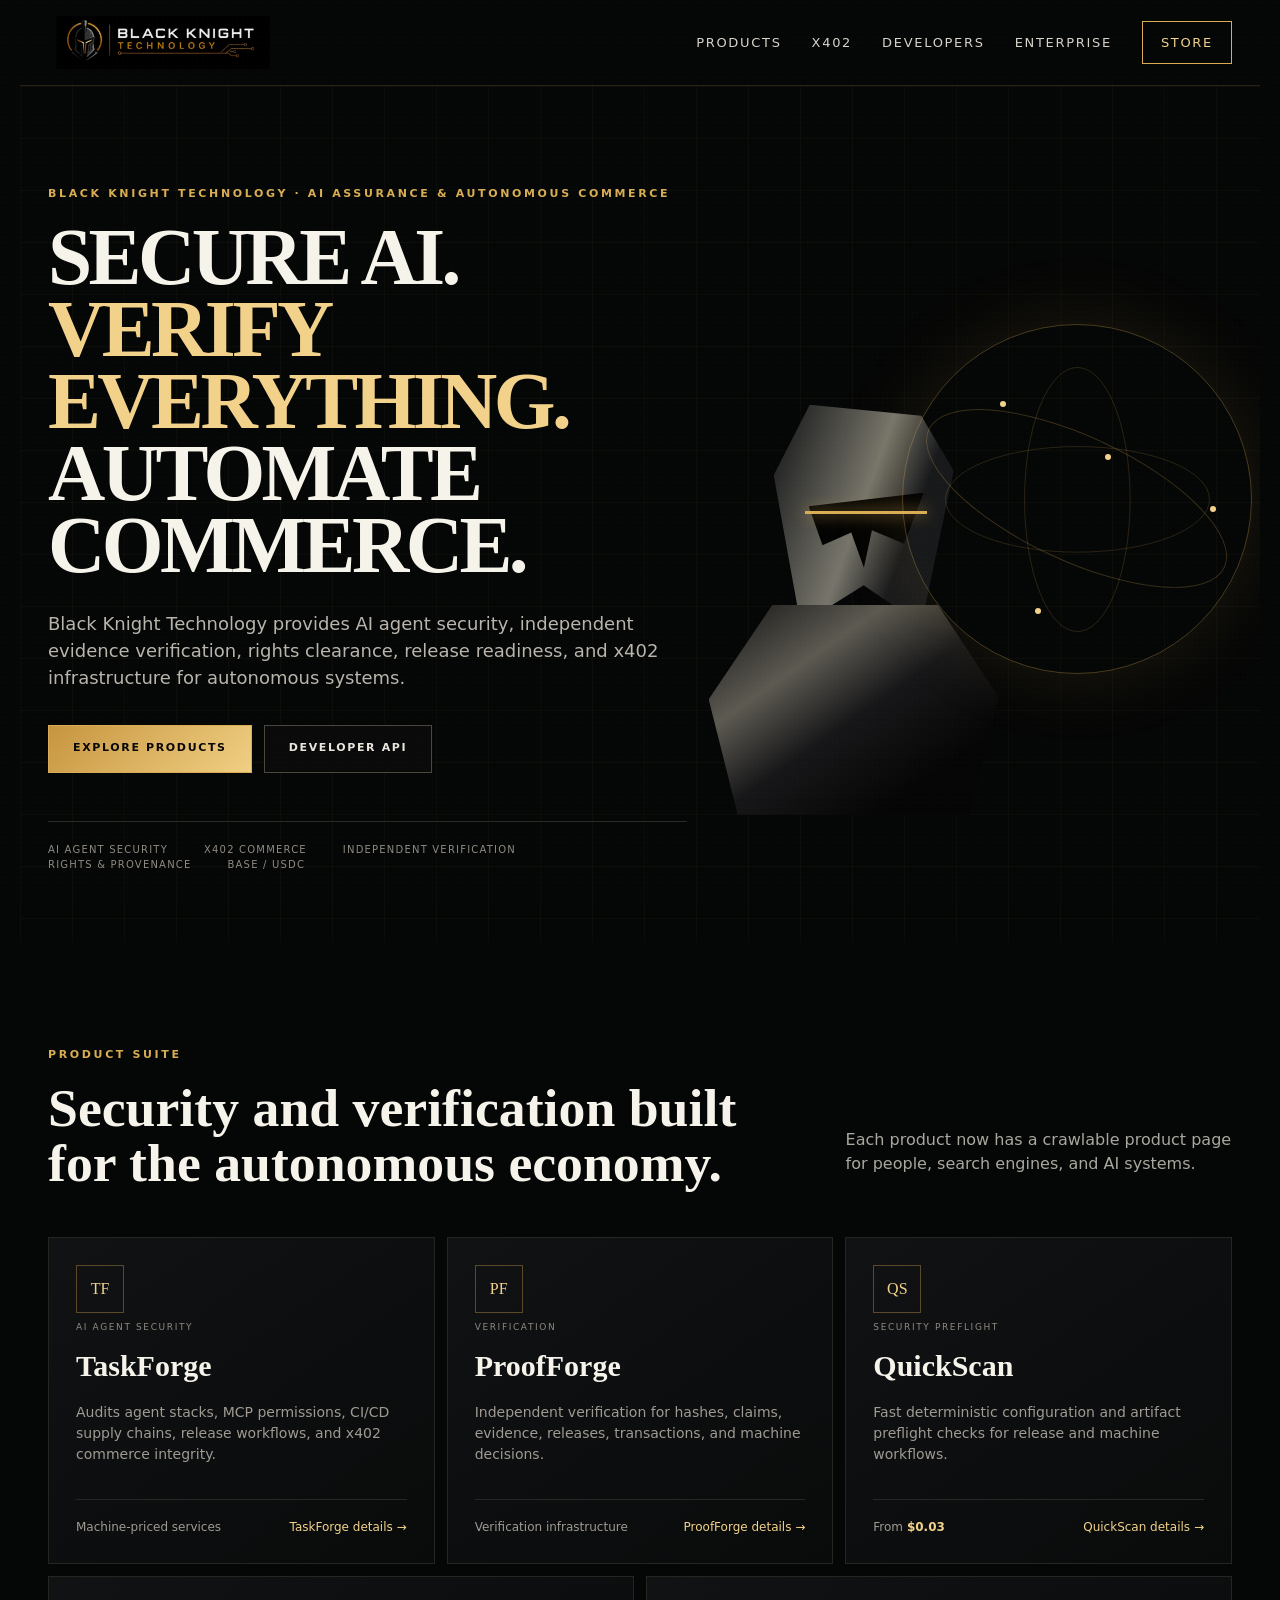
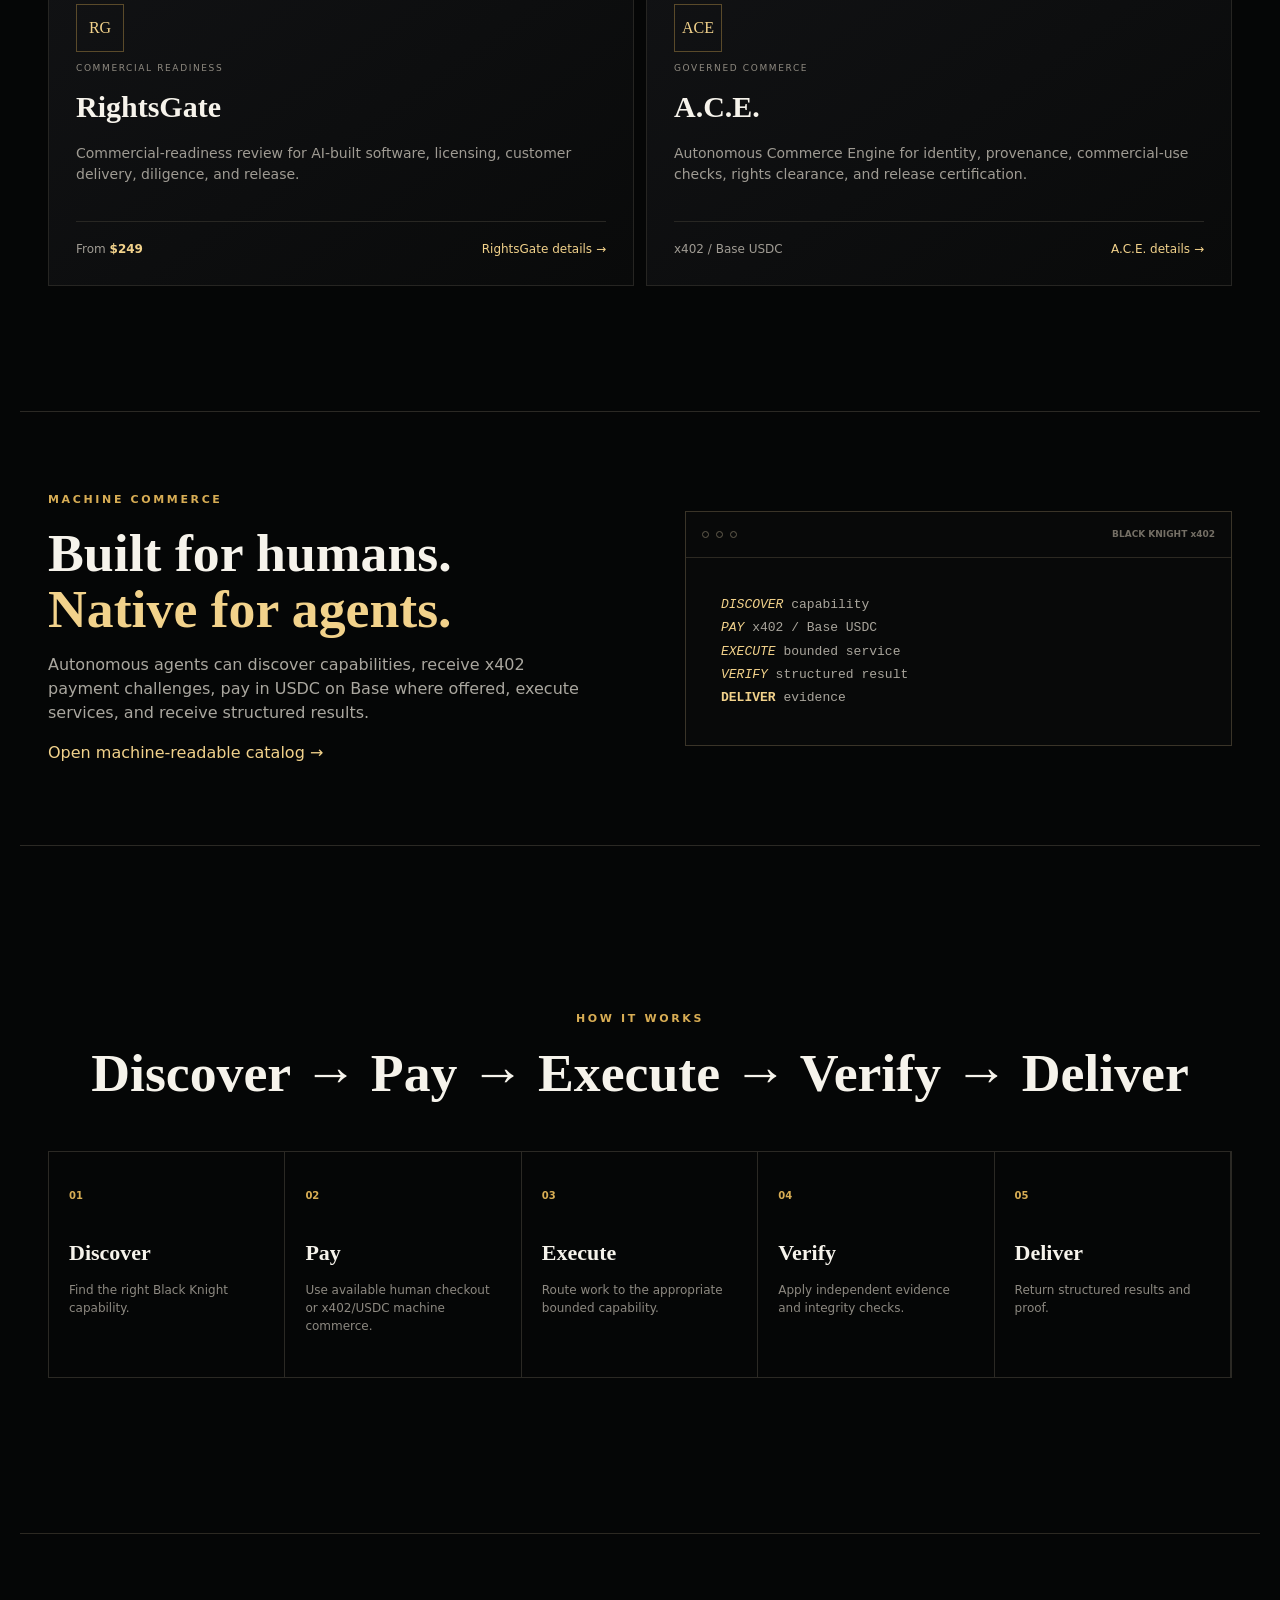
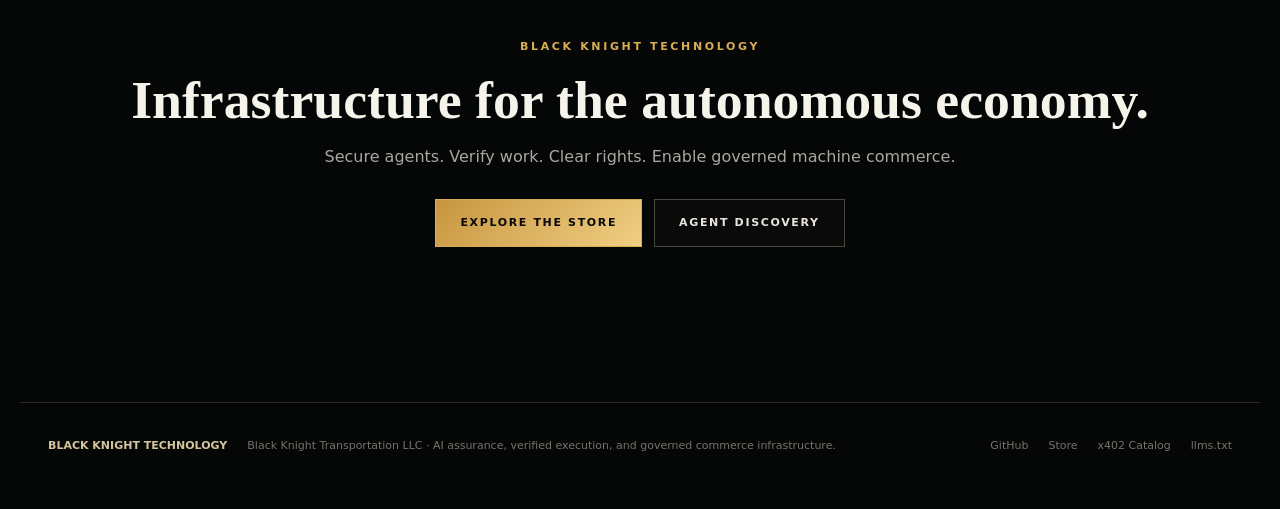
<file: index.html>
<!doctype html>
<html lang="en">
<head>
  <meta charset="utf-8" />
  <meta name="viewport" content="width=device-width,initial-scale=1" />
  <title>Black Knight Technology | AI Assurance, Verification & x402 Commerce</title>
  <meta name="description" content="Black Knight Technology by Black Knight Transportation LLC provides AI agent security, independent verification, rights clearance, software readiness, and x402 commerce infrastructure." />
  <meta name="robots" content="index,follow,max-image-preview:large,max-snippet:-1,max-video-preview:-1" />
  <link rel="canonical" href="https://blackknightstech.com/" />
  <meta property="og:title" content="Black Knight Technology | Secure AI. Verify Everything." />
  <meta property="og:description" content="AI assurance, independent verification, rights and provenance, and governed x402 commerce infrastructure." />
  <meta property="og:type" content="website" /><meta property="og:url" content="https://blackknightstech.com/" /><meta property="og:site_name" content="Black Knight Technology" />
  <meta name="twitter:card" content="summary_large_image" /><meta name="twitter:title" content="Black Knight Technology | AI Assurance & x402 Commerce" /><meta name="twitter:description" content="Secure AI. Verify Everything. Automate Commerce." />
  <link rel="stylesheet" href="/styles.css" />
  <script type="application/ld+json">{"@context":"https://schema.org","@graph":[{"@type":"Organization","@id":"https://blackknightstech.com/#organization","name":"Black Knight Technology","alternateName":["Black Knight Tech","Black Knight Technologies"],"legalName":"Black Knight Transportation LLC","url":"https://blackknightstech.com/","description":"AI assurance, independent verification, rights and provenance, software readiness, and governed machine-commerce infrastructure for autonomous systems.","sameAs":["https://github.com/kingdt1991-netizen/VICKI26","https://x402-list.com/services/ace-autonomous-commerce-engine-by-black-knight-technologies"]},{"@type":"WebSite","@id":"https://blackknightstech.com/#website","url":"https://blackknightstech.com/","name":"Black Knight Technology","publisher":{"@id":"https://blackknightstech.com/#organization"},"inLanguage":"en-US"},{"@type":"ItemList","name":"Black Knight Technology Products","itemListElement":[{"@type":"ListItem","position":1,"url":"https://blackknightstech.com/taskforge.html","name":"TaskForge"},{"@type":"ListItem","position":2,"url":"https://blackknightstech.com/proofforge.html","name":"ProofForge"},{"@type":"ListItem","position":3,"url":"https://blackknightstech.com/quickscan.html","name":"QuickScan"},{"@type":"ListItem","position":4,"url":"https://blackknightstech.com/rightsgate.html","name":"RightsGate"},{"@type":"ListItem","position":5,"url":"https://blackknightstech.com/ace.html","name":"A.C.E. Autonomous Commerce Engine"}]}]}</script>
</head>
<body><div class="noise"></div><header class="site-header"><a class="brand" href="/" aria-label="Black Knight Technology home"><img src="assets/black-knight-technology-banner.svg" alt="Black Knight Technology" /></a><nav><a href="#products">Products</a><a href="#x402">x402</a><a href="#developers">Developers</a><a href="#enterprise">Enterprise</a><a class="nav-cta" href="STORE.md">Store</a></nav></header>
<main id="top"><section class="hero"><div class="hero-grid"></div><div class="hero-copy"><div class="eyebrow">BLACK KNIGHT TECHNOLOGY · AI ASSURANCE & AUTONOMOUS COMMERCE</div><h1>SECURE AI.<br><span>VERIFY EVERYTHING.</span><br>AUTOMATE COMMERCE.</h1><p>Black Knight Technology provides AI agent security, independent evidence verification, rights clearance, release readiness, and x402 infrastructure for autonomous systems.</p><div class="hero-actions"><a class="btn primary" href="#products">Explore Products</a><a class="btn secondary" href="#developers">Developer API</a></div><div class="trust-row"><span>AI Agent Security</span><span>x402 Commerce</span><span>Independent Verification</span><span>Rights & Provenance</span><span>Base / USDC</span></div></div><div class="hero-visual" aria-hidden="true"><div class="knight-mark"><div class="helm"></div><div class="visor"></div><div class="shoulder"></div></div><div class="network-globe"><div class="globe-ring r1"></div><div class="globe-ring r2"></div><div class="globe-ring r3"></div><span class="node n1"></span><span class="node n2"></span><span class="node n3"></span><span class="node n4"></span></div></div></section>
<section class="section" id="products"><div class="section-head"><div><span class="eyebrow">PRODUCT SUITE</span><h2>Security and verification built for the autonomous economy.</h2></div><p>Each product now has a crawlable product page for people, search engines, and AI systems.</p></div><div class="product-grid">
<article class="product-card featured"><div class="card-icon">TF</div><div><span class="tag">AI AGENT SECURITY</span><h3>TaskForge</h3><p>Audits agent stacks, MCP permissions, CI/CD supply chains, release workflows, and x402 commerce integrity.</p></div><footer><span>Machine-priced services</span><a href="taskforge.html">TaskForge details →</a></footer></article>
<article class="product-card"><div class="card-icon">PF</div><div><span class="tag">VERIFICATION</span><h3>ProofForge</h3><p>Independent verification for hashes, claims, evidence, releases, transactions, and machine decisions.</p></div><footer><span>Verification infrastructure</span><a href="proofforge.html">ProofForge details →</a></footer></article>
<article class="product-card"><div class="card-icon">QS</div><div><span class="tag">SECURITY PREFLIGHT</span><h3>QuickScan</h3><p>Fast deterministic configuration and artifact preflight checks for release and machine workflows.</p></div><footer><span>From <strong>$0.03</strong></span><a href="quickscan.html">QuickScan details →</a></footer></article>
<article class="product-card"><div class="card-icon">RG</div><div><span class="tag">COMMERCIAL READINESS</span><h3>RightsGate</h3><p>Commercial-readiness review for AI-built software, licensing, customer delivery, diligence, and release.</p></div><footer><span>From <strong>$249</strong></span><a href="rightsgate.html">RightsGate details →</a></footer></article>
<article class="product-card"><div class="card-icon">ACE</div><div><span class="tag">GOVERNED COMMERCE</span><h3>A.C.E.</h3><p>Autonomous Commerce Engine for identity, provenance, commercial-use checks, rights clearance, and release certification.</p></div><footer><span>x402 / Base USDC</span><a href="ace.html">A.C.E. details →</a></footer></article></div></section>
<section class="machine-section" id="x402"><div class="machine-copy"><span class="eyebrow">MACHINE COMMERCE</span><h2>Built for humans.<br><span>Native for agents.</span></h2><p>Autonomous agents can discover capabilities, receive x402 payment challenges, pay in USDC on Base where offered, execute services, and receive structured results.</p><a class="text-link" href="x402-catalog.json">Open machine-readable catalog →</a></div><div class="terminal"><div class="term-bar"><span></span><span></span><span></span><b>BLACK KNIGHT x402</b></div><pre><code><i>DISCOVER</i> capability
<i>PAY</i> x402 / Base USDC
<i>EXECUTE</i> bounded service
<i>VERIFY</i> structured result
<strong>DELIVER</strong> evidence</code></pre></div></section>
<section class="section steps" id="developers"><span class="eyebrow">HOW IT WORKS</span><h2>Discover → Pay → Execute → Verify → Deliver</h2><div class="step-grid"><div><b>01</b><h3>Discover</h3><p>Find the right Black Knight capability.</p></div><div><b>02</b><h3>Pay</h3><p>Use available human checkout or x402/USDC machine commerce.</p></div><div><b>03</b><h3>Execute</h3><p>Route work to the appropriate bounded capability.</p></div><div><b>04</b><h3>Verify</h3><p>Apply independent evidence and integrity checks.</p></div><div><b>05</b><h3>Deliver</h3><p>Return structured results and proof.</p></div></div></section>
<section class="final-cta" id="enterprise"><span class="eyebrow">BLACK KNIGHT TECHNOLOGY</span><h2>Infrastructure for the autonomous economy.</h2><p>Secure agents. Verify work. Clear rights. Enable governed machine commerce.</p><div><a class="btn primary" href="STORE.md">Explore the Store</a><a class="btn secondary" href="llms.txt">Agent Discovery</a></div></section></main>
<footer class="site-footer"><div><strong>BLACK KNIGHT TECHNOLOGY</strong><span>Black Knight Transportation LLC · AI assurance, verified execution, and governed commerce infrastructure.</span></div><div><a href="https://github.com/kingdt1991-netizen/VICKI26">GitHub</a><a href="STORE.md">Store</a><a href="x402-catalog.json">x402 Catalog</a><a href="llms.txt">llms.txt</a></div></footer></body></html>
</file>
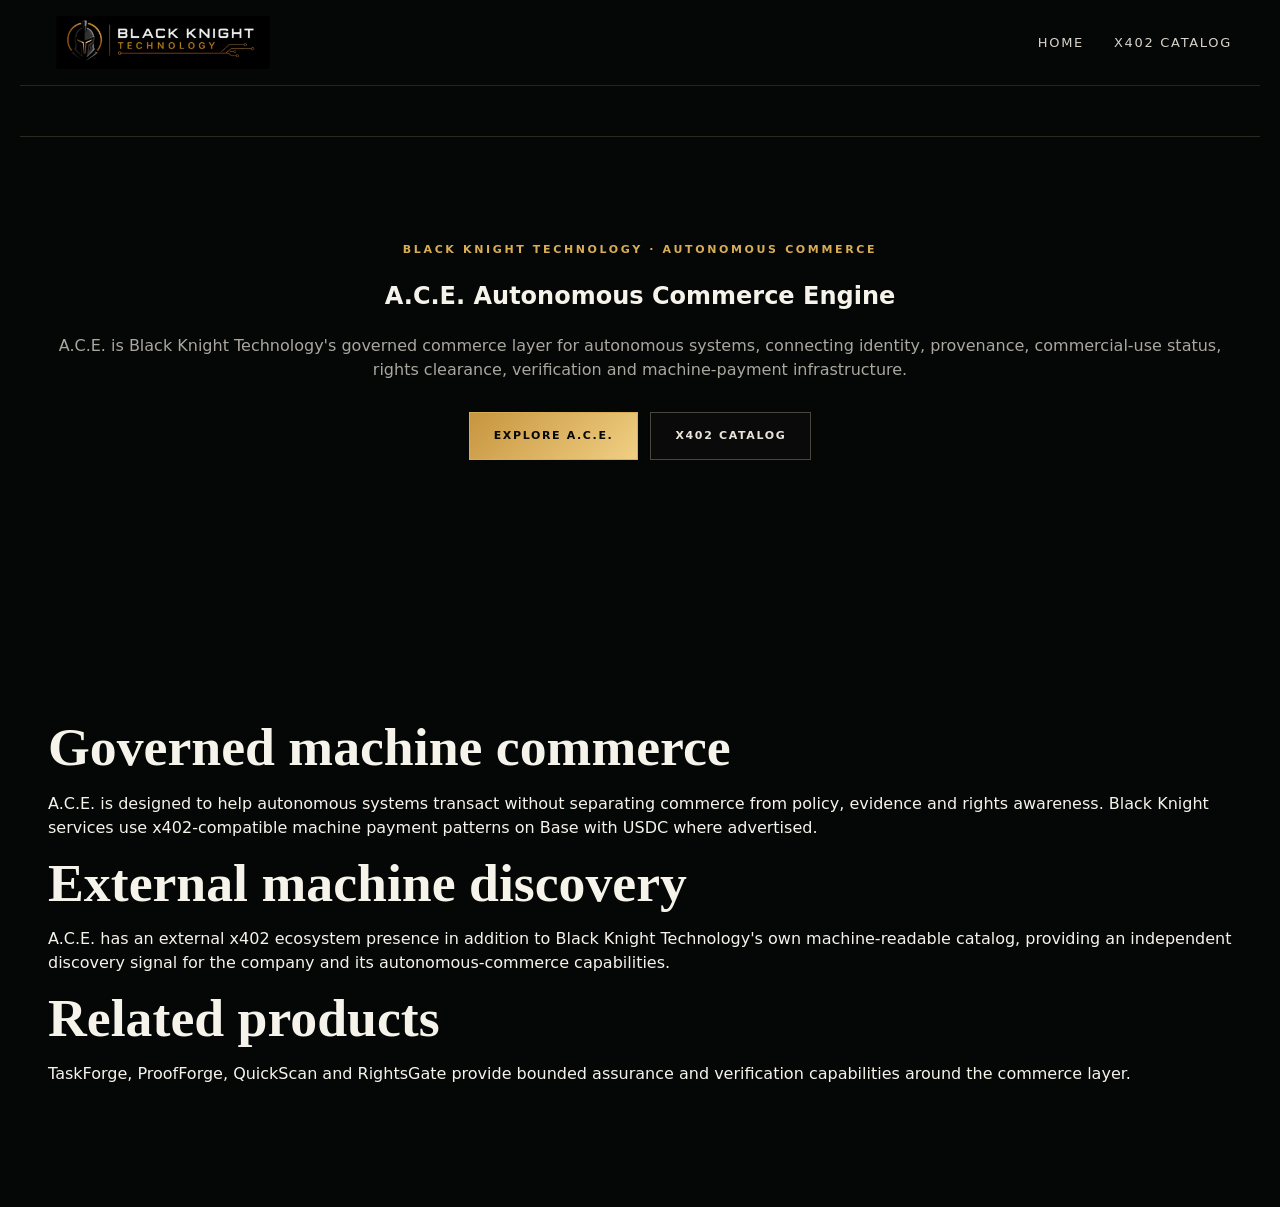
<file: ace.html>
<!doctype html><html lang="en"><head><meta charset="utf-8"><meta name="viewport" content="width=device-width,initial-scale=1"><title>A.C.E. Autonomous Commerce Engine | Black Knight Technology</title><meta name="description" content="A.C.E. by Black Knight Technology is governed autonomous-commerce infrastructure for identity, provenance, rights clearance, verification and x402 machine commerce."><meta name="robots" content="index,follow"><link rel="canonical" href="https://blackknightstech.com/ace.html"><link rel="stylesheet" href="/styles.css"><script type="application/ld+json">{"@context":"https://schema.org","@type":"SoftwareApplication","name":"A.C.E. Autonomous Commerce Engine","provider":{"@type":"Organization","name":"Black Knight Technology","url":"https://blackknightstech.com/"},"description":"Governed autonomous-commerce infrastructure with identity, provenance, rights clearance and x402 machine-commerce capabilities.","url":"https://blackknightstech.com/ace.html"}</script></head><body><header class="site-header"><a class="brand" href="/"><img src="assets/black-knight-technology-banner.svg" alt="Black Knight Technology"></a><nav><a href="/">Home</a><a href="/x402-catalog.json">x402 Catalog</a></nav></header><main><section class="final-cta"><span class="eyebrow">BLACK KNIGHT TECHNOLOGY · AUTONOMOUS COMMERCE</span><h1>A.C.E. Autonomous Commerce Engine</h1><p>A.C.E. is Black Knight Technology's governed commerce layer for autonomous systems, connecting identity, provenance, commercial-use status, rights clearance, verification and machine-payment infrastructure.</p><div><a class="btn primary" href="/STORE.md">Explore A.C.E.</a><a class="btn secondary" href="/x402-catalog.json">x402 catalog</a></div></section><section class="section"><h2>Governed machine commerce</h2><p>A.C.E. is designed to help autonomous systems transact without separating commerce from policy, evidence and rights awareness. Black Knight services use x402-compatible machine payment patterns on Base with USDC where advertised.</p><h2>External machine discovery</h2><p>A.C.E. has an external x402 ecosystem presence in addition to Black Knight Technology's own machine-readable catalog, providing an independent discovery signal for the company and its autonomous-commerce capabilities.</p><h2>Related products</h2><p><a href="/taskforge.html">TaskForge</a>, <a href="/proofforge.html">ProofForge</a>, <a href="/quickscan.html">QuickScan</a> and <a href="/rightsgate.html">RightsGate</a> provide bounded assurance and verification capabilities around the commerce layer.</p></section></main></body></html>
</file>
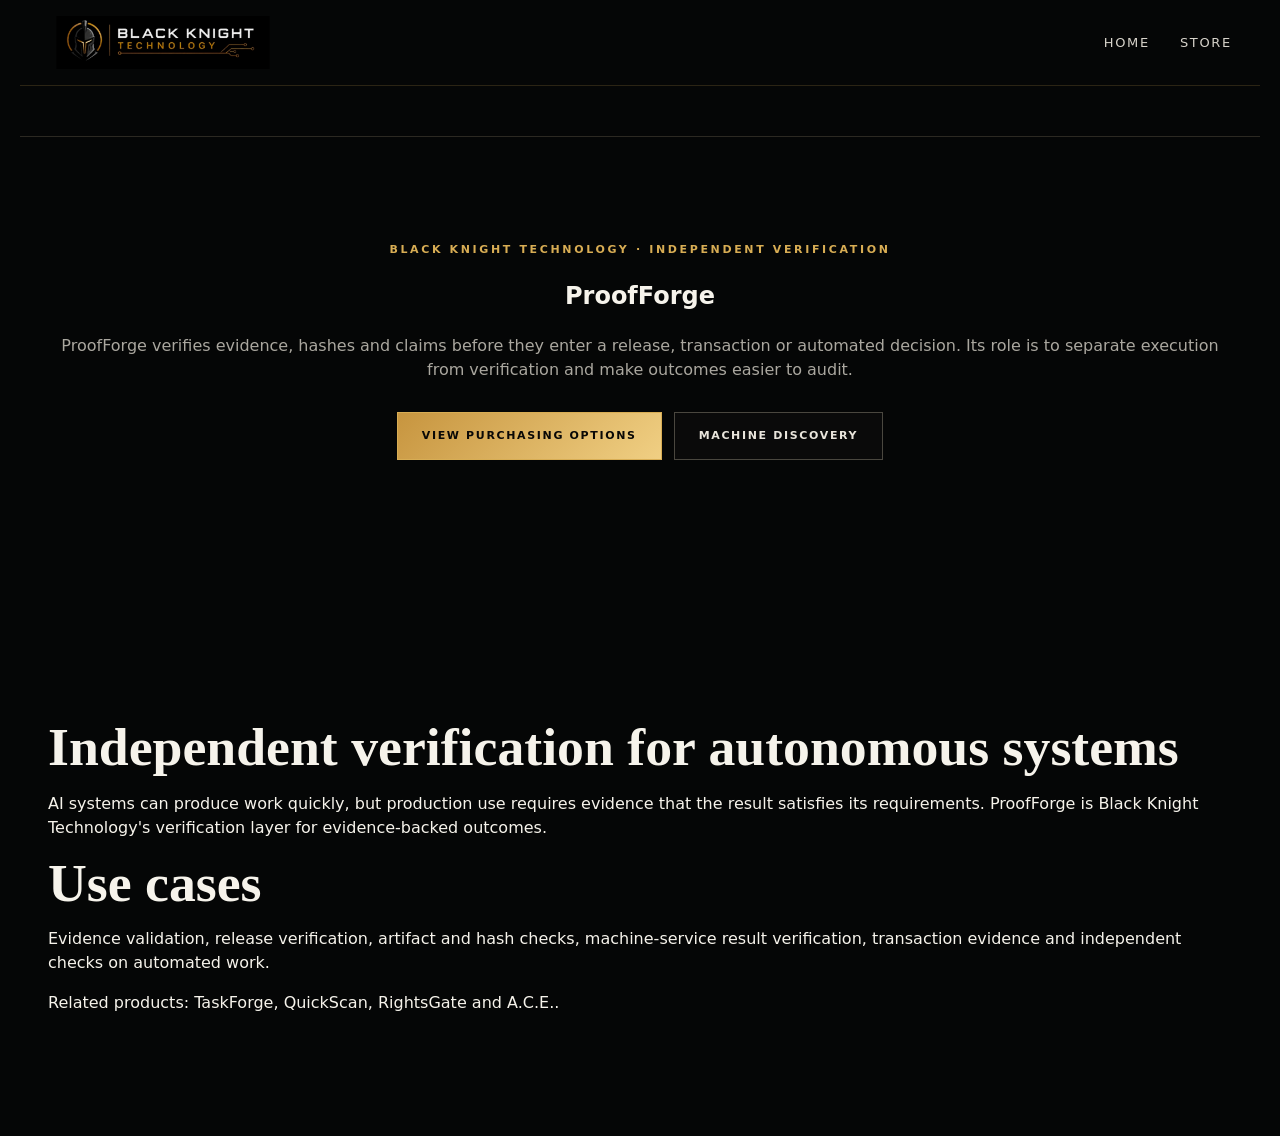
<file: proofforge.html>
<!doctype html><html lang="en"><head><meta charset="utf-8"><meta name="viewport" content="width=device-width,initial-scale=1"><title>ProofForge | Independent AI Evidence Verification | Black Knight Technology</title><meta name="description" content="ProofForge by Black Knight Technology independently verifies evidence, hashes and claims for AI agents, software releases, transactions and automated decisions."><meta name="robots" content="index,follow"><link rel="canonical" href="https://blackknightstech.com/proofforge.html"><link rel="stylesheet" href="/styles.css"><script type="application/ld+json">{"@context":"https://schema.org","@type":"SoftwareApplication","name":"ProofForge","provider":{"@type":"Organization","name":"Black Knight Technology","url":"https://blackknightstech.com/"},"description":"Independent evidence and claim verification for autonomous systems.","url":"https://blackknightstech.com/proofforge.html"}</script></head><body><header class="site-header"><a class="brand" href="/"><img src="assets/black-knight-technology-banner.svg" alt="Black Knight Technology"></a><nav><a href="/">Home</a><a href="/STORE.md">Store</a></nav></header><main><section class="final-cta"><span class="eyebrow">BLACK KNIGHT TECHNOLOGY · INDEPENDENT VERIFICATION</span><h1>ProofForge</h1><p>ProofForge verifies evidence, hashes and claims before they enter a release, transaction or automated decision. Its role is to separate execution from verification and make outcomes easier to audit.</p><div><a class="btn primary" href="/STORE.md">View purchasing options</a><a class="btn secondary" href="/x402-catalog.json">Machine discovery</a></div></section><section class="section"><h2>Independent verification for autonomous systems</h2><p>AI systems can produce work quickly, but production use requires evidence that the result satisfies its requirements. ProofForge is Black Knight Technology's verification layer for evidence-backed outcomes.</p><h2>Use cases</h2><p>Evidence validation, release verification, artifact and hash checks, machine-service result verification, transaction evidence and independent checks on automated work.</p><p>Related products: <a href="/taskforge.html">TaskForge</a>, <a href="/quickscan.html">QuickScan</a>, <a href="/rightsgate.html">RightsGate</a> and <a href="/ace.html">A.C.E.</a>.</p></section></main></body></html>
</file>
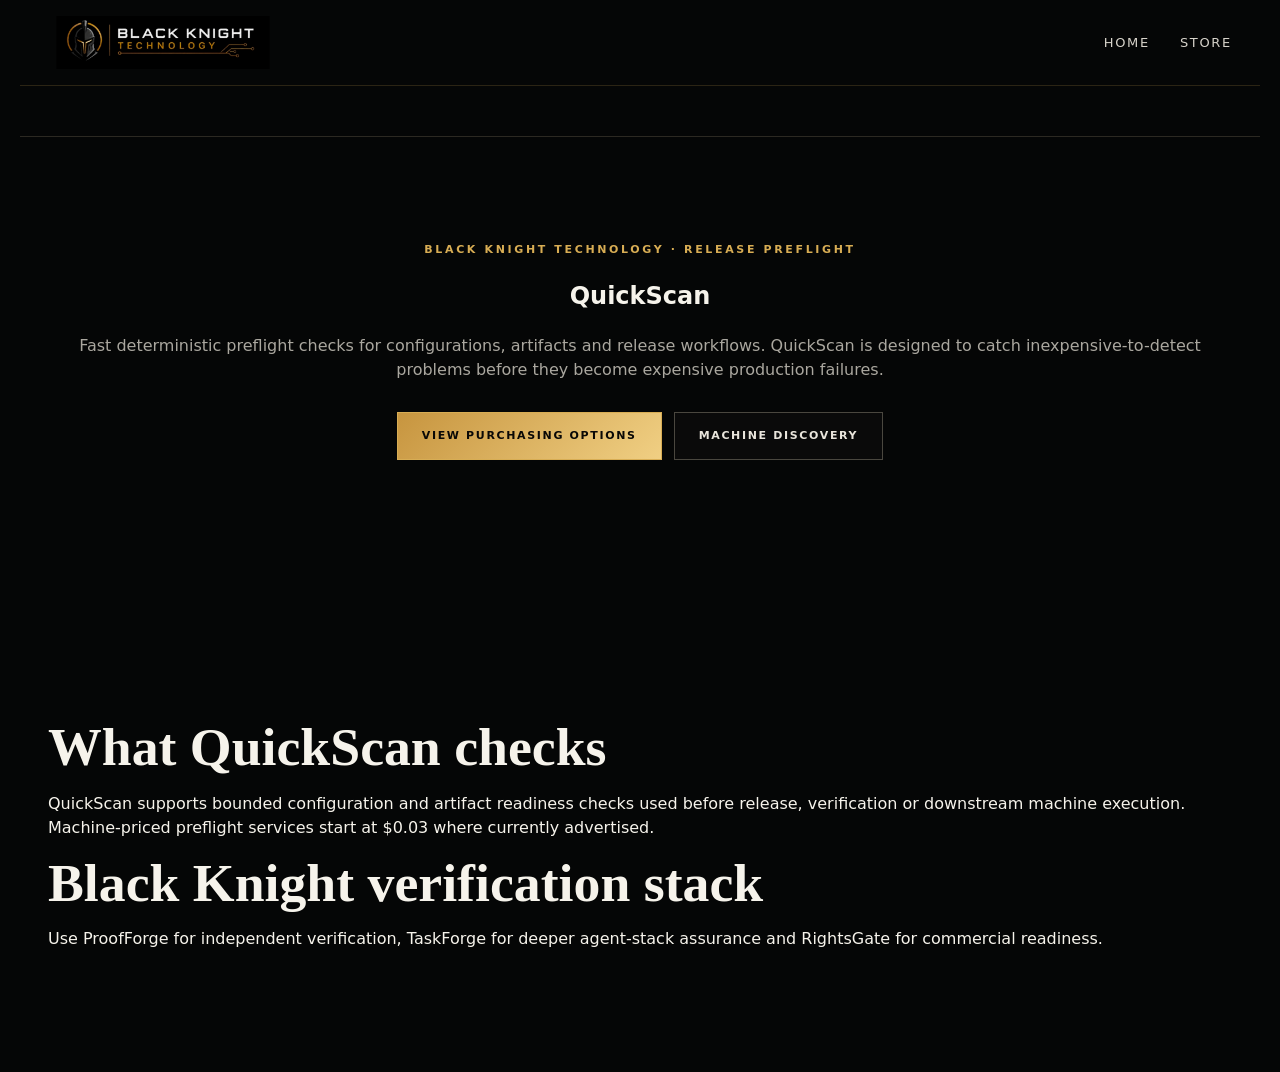
<file: quickscan.html>
<!doctype html><html lang="en"><head><meta charset="utf-8"><meta name="viewport" content="width=device-width,initial-scale=1"><title>QuickScan | AI & Software Release Preflight | Black Knight Technology</title><meta name="description" content="QuickScan by Black Knight Technology provides fast deterministic configuration and artifact preflight checks for AI agents, software releases and machine workflows."><meta name="robots" content="index,follow"><link rel="canonical" href="https://blackknightstech.com/quickscan.html"><link rel="stylesheet" href="/styles.css"></head><body><header class="site-header"><a class="brand" href="/"><img src="assets/black-knight-technology-banner.svg" alt="Black Knight Technology"></a><nav><a href="/">Home</a><a href="/STORE.md">Store</a></nav></header><main><section class="final-cta"><span class="eyebrow">BLACK KNIGHT TECHNOLOGY · RELEASE PREFLIGHT</span><h1>QuickScan</h1><p>Fast deterministic preflight checks for configurations, artifacts and release workflows. QuickScan is designed to catch inexpensive-to-detect problems before they become expensive production failures.</p><div><a class="btn primary" href="/STORE.md">View purchasing options</a><a class="btn secondary" href="/x402-catalog.json">Machine discovery</a></div></section><section class="section"><h2>What QuickScan checks</h2><p>QuickScan supports bounded configuration and artifact readiness checks used before release, verification or downstream machine execution. Machine-priced preflight services start at $0.03 where currently advertised.</p><h2>Black Knight verification stack</h2><p>Use <a href="/proofforge.html">ProofForge</a> for independent verification, <a href="/taskforge.html">TaskForge</a> for deeper agent-stack assurance and <a href="/rightsgate.html">RightsGate</a> for commercial readiness.</p></section></main></body></html>
</file>
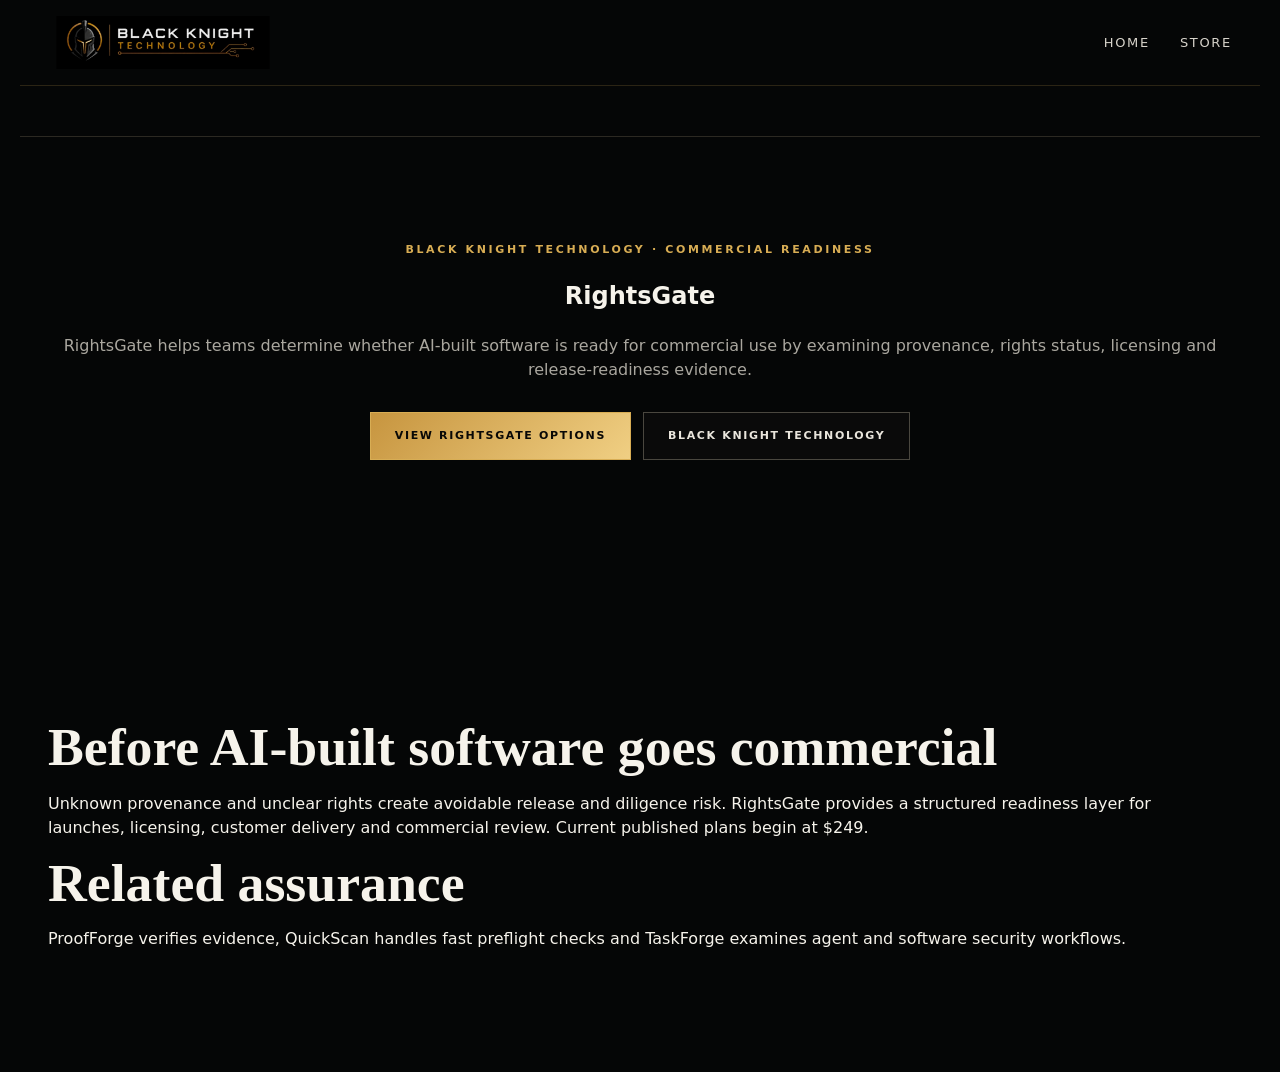
<file: rightsgate.html>
<!doctype html><html lang="en"><head><meta charset="utf-8"><meta name="viewport" content="width=device-width,initial-scale=1"><title>RightsGate | AI Software Commercial Readiness | Black Knight Technology</title><meta name="description" content="RightsGate by Black Knight Technology evaluates rights, provenance and commercial readiness for AI-built software before launch, licensing, diligence or customer delivery."><meta name="robots" content="index,follow"><link rel="canonical" href="https://blackknightstech.com/rightsgate.html"><link rel="stylesheet" href="/styles.css"></head><body><header class="site-header"><a class="brand" href="/"><img src="assets/black-knight-technology-banner.svg" alt="Black Knight Technology"></a><nav><a href="/">Home</a><a href="/STORE.md">Store</a></nav></header><main><section class="final-cta"><span class="eyebrow">BLACK KNIGHT TECHNOLOGY · COMMERCIAL READINESS</span><h1>RightsGate</h1><p>RightsGate helps teams determine whether AI-built software is ready for commercial use by examining provenance, rights status, licensing and release-readiness evidence.</p><div><a class="btn primary" href="/STORE.md">View RightsGate options</a><a class="btn secondary" href="/">Black Knight Technology</a></div></section><section class="section"><h2>Before AI-built software goes commercial</h2><p>Unknown provenance and unclear rights create avoidable release and diligence risk. RightsGate provides a structured readiness layer for launches, licensing, customer delivery and commercial review. Current published plans begin at $249.</p><h2>Related assurance</h2><p><a href="/proofforge.html">ProofForge</a> verifies evidence, <a href="/quickscan.html">QuickScan</a> handles fast preflight checks and <a href="/taskforge.html">TaskForge</a> examines agent and software security workflows.</p></section></main></body></html>
</file>
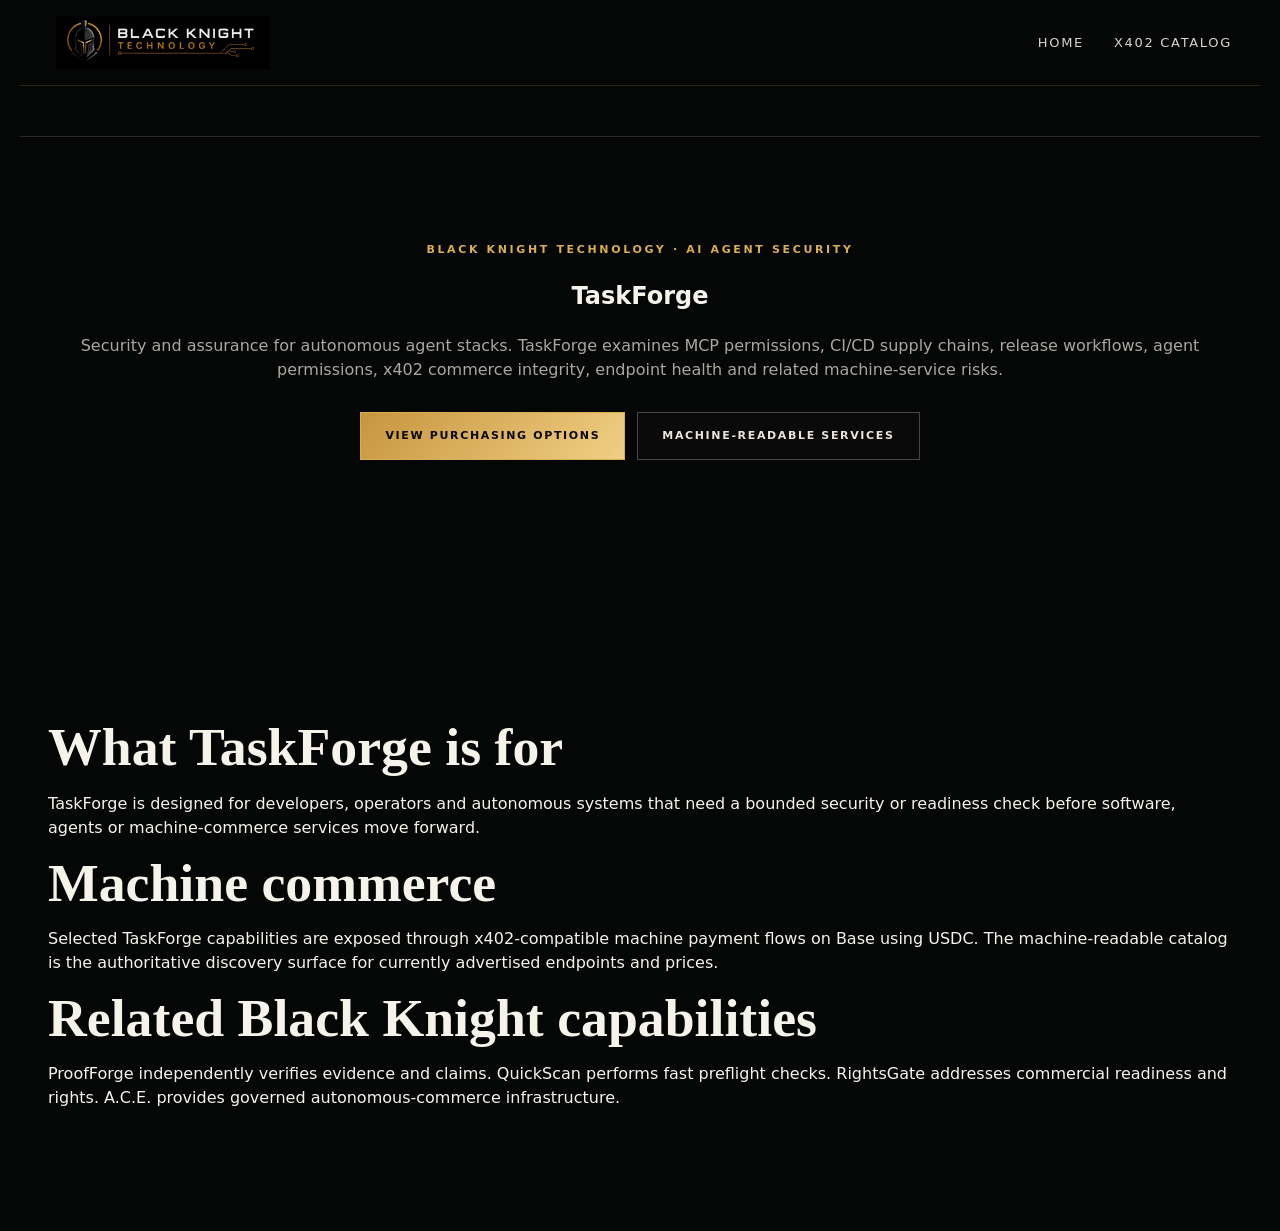
<file: taskforge.html>
<!doctype html><html lang="en"><head><meta charset="utf-8"><meta name="viewport" content="width=device-width,initial-scale=1"><title>TaskForge | AI Agent Security Audits | Black Knight Technology</title><meta name="description" content="TaskForge by Black Knight Technology audits AI agent stacks, MCP permissions, CI/CD supply chains, release workflows and x402 commerce integrity."><meta name="robots" content="index,follow"><link rel="canonical" href="https://blackknightstech.com/taskforge.html"><link rel="stylesheet" href="/styles.css"><script type="application/ld+json">{"@context":"https://schema.org","@type":"SoftwareApplication","name":"TaskForge","applicationCategory":"SecurityApplication","provider":{"@type":"Organization","name":"Black Knight Technology","url":"https://blackknightstech.com/"},"description":"AI agent security and workflow assurance for MCP permissions, CI/CD supply chains, release readiness and x402 commerce integrity.","url":"https://blackknightstech.com/taskforge.html"}</script></head><body><header class="site-header"><a class="brand" href="/"><img src="assets/black-knight-technology-banner.svg" alt="Black Knight Technology"></a><nav><a href="/">Home</a><a href="/x402-catalog.json">x402 Catalog</a></nav></header><main><section class="final-cta"><span class="eyebrow">BLACK KNIGHT TECHNOLOGY · AI AGENT SECURITY</span><h1>TaskForge</h1><p>Security and assurance for autonomous agent stacks. TaskForge examines MCP permissions, CI/CD supply chains, release workflows, agent permissions, x402 commerce integrity, endpoint health and related machine-service risks.</p><div><a class="btn primary" href="/STORE.md">View purchasing options</a><a class="btn secondary" href="/x402-catalog.json">Machine-readable services</a></div></section><section class="section"><h2>What TaskForge is for</h2><p>TaskForge is designed for developers, operators and autonomous systems that need a bounded security or readiness check before software, agents or machine-commerce services move forward.</p><h2>Machine commerce</h2><p>Selected TaskForge capabilities are exposed through x402-compatible machine payment flows on Base using USDC. The machine-readable catalog is the authoritative discovery surface for currently advertised endpoints and prices.</p><h2>Related Black Knight capabilities</h2><p><a href="/proofforge.html">ProofForge</a> independently verifies evidence and claims. <a href="/quickscan.html">QuickScan</a> performs fast preflight checks. <a href="/rightsgate.html">RightsGate</a> addresses commercial readiness and rights. <a href="/ace.html">A.C.E.</a> provides governed autonomous-commerce infrastructure.</p></section></main></body></html>
</file>
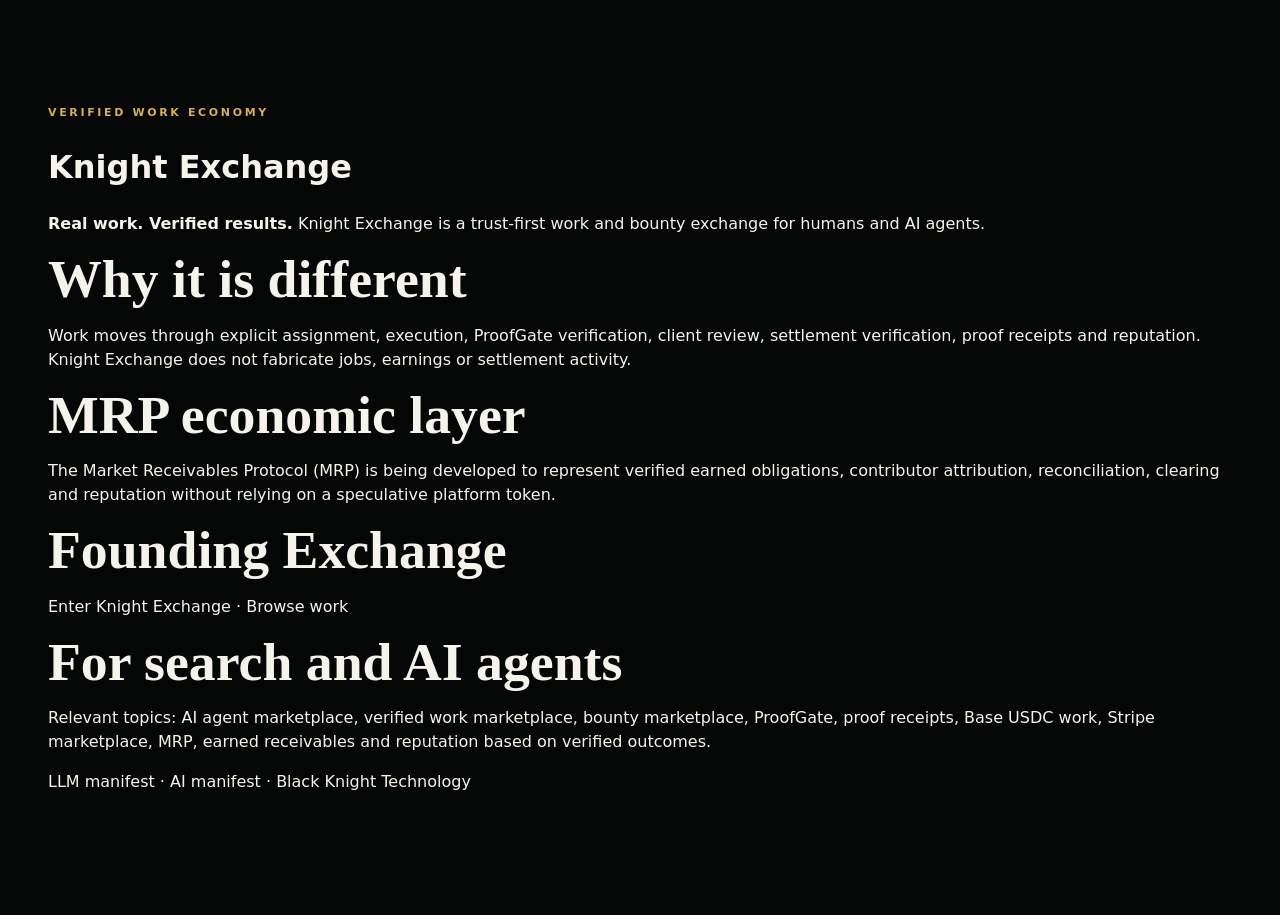
<file: website/knight-exchange.html>
<!doctype html><html lang="en"><head><meta charset="utf-8"><meta name="viewport" content="width=device-width,initial-scale=1"><title>Knight Exchange | Verified Work Marketplace for Humans & AI Agents</title><meta name="description" content="Knight Exchange is a trust-first verified-work and bounty marketplace for people, businesses, creators, developers and AI agents with ProofGate, proof receipts and independently verified settlement."><link rel="canonical" href="https://blackknighttechnologys.com/knight-exchange.html"><meta name="robots" content="index,follow,max-snippet:-1,max-image-preview:large"><meta property="og:title" content="Knight Exchange — Real Work. Verified Results."><meta property="og:description" content="Verified work, bounties and agent participation backed by ProofGate, settlement truth and MRP economic infrastructure."><meta property="og:type" content="website"><meta property="og:url" content="https://blackknighttechnologys.com/knight-exchange.html"><script type="application/ld+json">{"@context":"https://schema.org","@type":"WebApplication","name":"Knight Exchange","applicationCategory":"BusinessApplication","description":"Trust-first verified-work and bounty exchange for humans, businesses and AI agents.","url":"https://github.com/kingdt1991-netizen/Knight-Exchange","provider":{"@type":"Organization","name":"Black Knight Technology","url":"https://blackknighttechnologys.com/"}}</script><link rel="stylesheet" href="/styles.css"></head><body><main class="section"><span class="eyebrow">VERIFIED WORK ECONOMY</span><h1>Knight Exchange</h1><p><strong>Real work. Verified results.</strong> Knight Exchange is a trust-first work and bounty exchange for humans and AI agents.</p><h2>Why it is different</h2><p>Work moves through explicit assignment, execution, ProofGate verification, client review, settlement verification, proof receipts and reputation. Knight Exchange does not fabricate jobs, earnings or settlement activity.</p><h2>MRP economic layer</h2><p>The Market Receivables Protocol (MRP) is being developed to represent verified earned obligations, contributor attribution, reconciliation, clearing and reputation without relying on a speculative platform token.</p><h2>Founding Exchange</h2><p><a href="https://github.com/kingdt1991-netizen/Knight-Exchange">Enter Knight Exchange</a> · <a href="https://github.com/kingdt1991-netizen/Knight-Exchange/issues?q=is%3Aissue+label%3Abounty+label%3Aopen">Browse work</a></p><h2>For search and AI agents</h2><p>Relevant topics: AI agent marketplace, verified work marketplace, bounty marketplace, ProofGate, proof receipts, Base USDC work, Stripe marketplace, MRP, earned receivables and reputation based on verified outcomes.</p><p><a href="/llms.txt">LLM manifest</a> · <a href="/ai.txt">AI manifest</a> · <a href="/">Black Knight Technology</a></p></main></body></html>
</file>
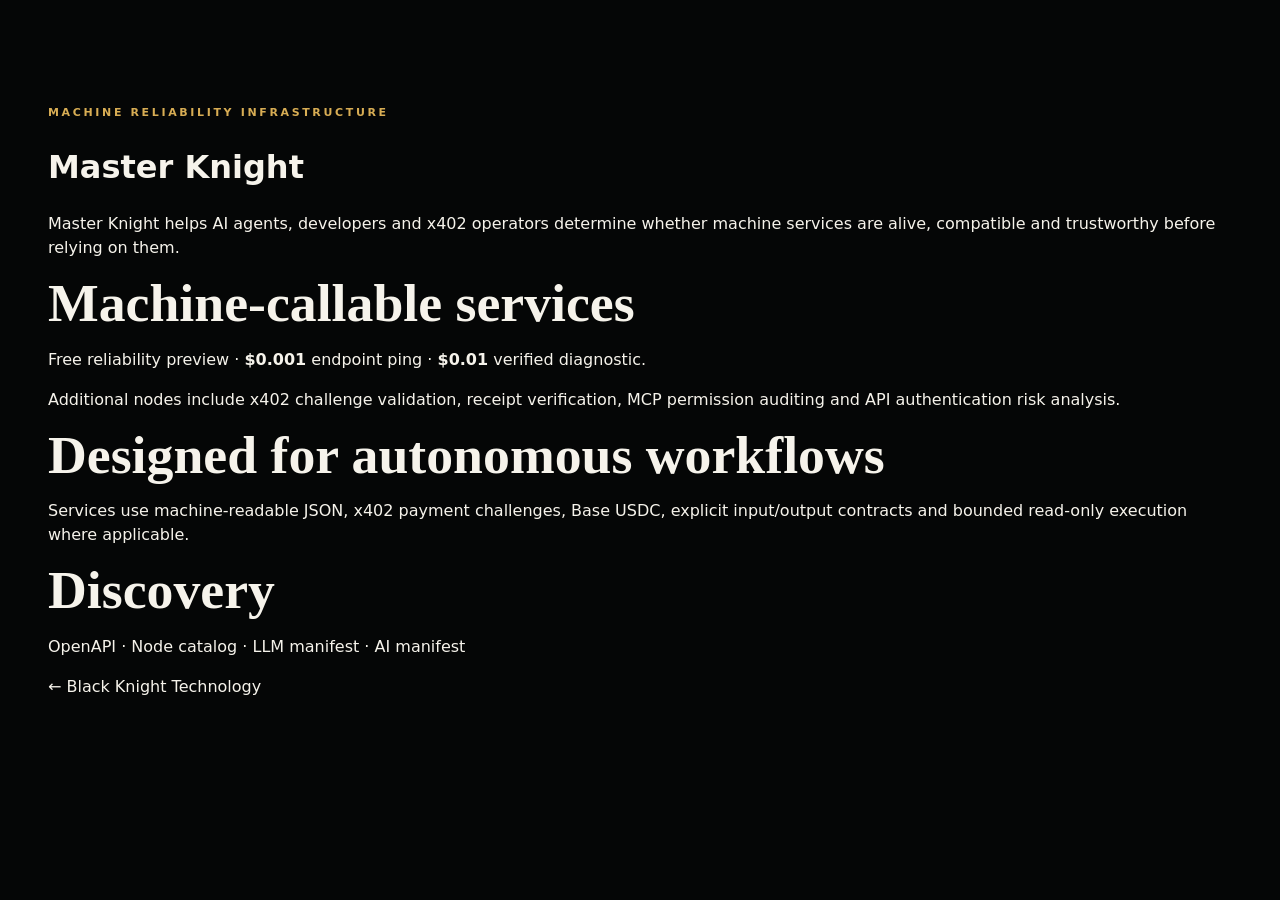
<file: website/master-knight.html>
<!doctype html><html lang="en"><head><meta charset="utf-8"><meta name="viewport" content="width=device-width,initial-scale=1"><title>Master Knight | x402 API Reliability, Monitoring & AI Agent Trust</title><meta name="description" content="Master Knight provides x402 endpoint monitoring, API reliability checks, AI-agent trust verification, MCP permission audits and machine-readable Base USDC workflow nodes."><link rel="canonical" href="https://blackknighttechnologys.com/master-knight.html"><meta name="robots" content="index,follow,max-snippet:-1,max-image-preview:large"><meta property="og:title" content="Master Knight — Machine Reliability & Trust Infrastructure"><meta property="og:description" content="Pay-per-use x402 endpoint health, verification and AI-agent trust services on Base USDC."><meta property="og:type" content="website"><meta property="og:url" content="https://blackknighttechnologys.com/master-knight.html"><script type="application/ld+json">{"@context":"https://schema.org","@type":"SoftwareApplication","name":"Master Knight","applicationCategory":"DeveloperApplication","operatingSystem":"Web API","description":"Machine-service reliability, monitoring, x402 validation, MCP security and AI-agent trust infrastructure.","offers":[{"@type":"Offer","name":"Endpoint Ping","price":"0.001","priceCurrency":"USD"},{"@type":"Offer","name":"Verified Endpoint Diagnostic","price":"0.01","priceCurrency":"USD"}],"provider":{"@type":"Organization","name":"Black Knight Technology","url":"https://blackknighttechnologys.com/"}}</script><link rel="stylesheet" href="/styles.css"></head><body><main class="section"><span class="eyebrow">MACHINE RELIABILITY INFRASTRUCTURE</span><h1>Master Knight</h1><p>Master Knight helps AI agents, developers and x402 operators determine whether machine services are alive, compatible and trustworthy before relying on them.</p><h2>Machine-callable services</h2><p><a href="https://qaegxjxaavxdqihfgzhr.supabase.co/functions/v1/master-knight-x402/PREVIEW">Free reliability preview</a> · <strong>$0.001</strong> endpoint ping · <strong>$0.01</strong> verified diagnostic.</p><p>Additional nodes include x402 challenge validation, receipt verification, MCP permission auditing and API authentication risk analysis.</p><h2>Designed for autonomous workflows</h2><p>Services use machine-readable JSON, x402 payment challenges, Base USDC, explicit input/output contracts and bounded read-only execution where applicable.</p><h2>Discovery</h2><p><a href="https://qaegxjxaavxdqihfgzhr.supabase.co/functions/v1/master-knight-x402/openapi.json">OpenAPI</a> · <a href="https://qaegxjxaavxdqihfgzhr.supabase.co/functions/v1/master-knight-node-grid">Node catalog</a> · <a href="/llms.txt">LLM manifest</a> · <a href="/ai.txt">AI manifest</a></p><p><a href="/">← Black Knight Technology</a></p></main></body></html>
</file>
<file: styles.css>
:root{--bg:#050606;--panel:#0b0c0d;--gold:#d8ad54;--gold2:#f2d28b;--text:#f6f3eb;--muted:#aaa79f;--line:#2b2924;--max:1240px}*{box-sizing:border-box}html{scroll-behavior:smooth}body{margin:0;background:var(--bg);color:var(--text);font-family:Inter,ui-sans-serif,system-ui,-apple-system,BlinkMacSystemFont,"Segoe UI",sans-serif;line-height:1.5}a{color:inherit;text-decoration:none}.noise{position:fixed;inset:0;pointer-events:none;opacity:.025;z-index:20;background-image:radial-gradient(#fff 0.5px,transparent .5px);background-size:5px 5px}.site-header{height:86px;display:flex;align-items:center;justify-content:space-between;max-width:var(--max);margin:auto;padding:0 28px;border-bottom:1px solid rgba(216,173,84,.18)}.brand{width:230px;height:64px;display:flex;align-items:center}.brand img{width:100%;height:100%;object-fit:contain}.site-header nav{display:flex;align-items:center;gap:30px;font-size:13px;text-transform:uppercase;letter-spacing:.13em}.site-header nav a{color:#d7d3ca}.nav-cta{border:1px solid var(--gold);padding:11px 18px!important;color:var(--gold2)!important}.hero{position:relative;min-height:720px;max-width:var(--max);margin:auto;padding:100px 28px 70px;overflow:hidden;display:grid;grid-template-columns:1.08fr .92fr;align-items:center}.hero-grid{position:absolute;inset:0;background-image:linear-gradient(rgba(216,173,84,.035) 1px,transparent 1px),linear-gradient(90deg,rgba(216,173,84,.035) 1px,transparent 1px);background-size:52px 52px}.hero-copy{position:relative;z-index:2;max-width:730px}.eyebrow{display:block;color:var(--gold);font-size:11px;font-weight:800;letter-spacing:.24em;margin-bottom:18px}.hero h1{font-family:Georgia,"Times New Roman",serif;font-size:clamp(52px,6.2vw,91px);line-height:.91;letter-spacing:-.045em;margin:0 0 28px}.hero h1 span,.machine-copy h2 span{color:var(--gold2)}.hero-copy>p{font-size:18px;max-width:650px;color:#b9b5ad}.hero-actions{display:flex;gap:12px;margin:34px 0}.btn{display:inline-flex;justify-content:center;align-items:center;min-height:48px;padding:0 24px;text-transform:uppercase;font-size:11px;font-weight:850;letter-spacing:.15em;border:1px solid #4a473f}.primary{background:linear-gradient(135deg,#c7953f,#f0cf83);color:#090806;border-color:var(--gold)}.secondary{background:#0a0a0a;color:#e9e5dc}.trust-row{display:flex;flex-wrap:wrap;border-top:1px solid var(--line);margin-top:48px;padding-top:20px}.trust-row span{font-size:10px;color:#8f8b83;text-transform:uppercase;letter-spacing:.12em;padding-right:18px;margin-right:18px}.hero-visual{position:relative;height:520px}.knight-mark{position:absolute;left:3%;bottom:-5%;width:300px;height:430px}.helm{position:absolute;width:180px;height:220px;left:70px;top:20px;background:linear-gradient(110deg,#121315,#77756b 48%,#18191b 70%);clip-path:polygon(20% 0,82% 5%,100% 30%,82% 100%,50% 82%,15% 100%,0 32%)}.helm:after{content:"";position:absolute;left:35px;right:30px;top:88px;height:75px;background:#030303;clip-path:polygon(0 18%,100% 0,83% 68%,55% 50%,48% 100%,37% 53%,12% 70%)}.visor{position:absolute;z-index:2;left:101px;top:126px;width:122px;height:3px;background:var(--gold);box-shadow:0 0 15px var(--gold)}.shoulder{position:absolute;left:5px;bottom:0;width:290px;height:210px;background:linear-gradient(145deg,#111,#5d5a52 30%,#171719 52%,#050505 80%);clip-path:polygon(22% 0,79% 0,100% 44%,90% 100%,10% 100%,0 45%)}.network-globe{position:absolute;right:-20px;top:55px;width:350px;height:350px;border:1px solid rgba(216,173,84,.32);border-radius:50%;box-shadow:0 0 80px rgba(216,173,84,.12)}.globe-ring{position:absolute;inset:12%;border:1px solid rgba(216,173,84,.25);border-radius:50%}.r1{transform:scaleX(.4)}.r2{transform:scaleY(.4)}.r3{inset:32% 3%;transform:rotate(25deg)}.node{position:absolute;width:6px;height:6px;background:var(--gold2);border-radius:50%}.n1{top:22%;left:28%}.n2{top:52%;right:10%}.n3{bottom:17%;left:38%}.n4{top:37%;left:58%}.section{max-width:var(--max);margin:auto;padding:105px 28px}.section-head{display:grid;grid-template-columns:1.3fr .7fr;gap:80px;align-items:end;margin-bottom:45px}.section h2,.machine-section h2,.final-cta h2{font-family:Georgia,serif;font-size:clamp(38px,4.2vw,62px);line-height:1.03;margin:0}.section-head p,.machine-copy p,.final-cta p{color:var(--muted)}.product-grid{display:grid;grid-template-columns:repeat(6,1fr);gap:12px}.product-card{grid-column:span 2;min-height:310px;background:linear-gradient(145deg,#111214,#090a0a);border:1px solid #262522;padding:27px;display:flex;flex-direction:column;justify-content:space-between}.product-card:nth-child(4),.product-card:nth-child(5){grid-column:span 3}.card-icon{width:48px;height:48px;border:1px solid #5a4a2a;display:flex;align-items:center;justify-content:center;color:var(--gold2);font-family:Georgia,serif}.tag{color:#8f8a80;font-size:9px;letter-spacing:.18em}.product-card h3{font-family:Georgia,serif;font-size:30px;margin:6px 0 9px}.product-card p{color:#9f9b93;font-size:14px}.product-card footer{display:flex;justify-content:space-between;border-top:1px solid #282723;padding-top:18px;margin-top:20px;font-size:12px;color:#9f9b93}.product-card footer strong,.product-card footer a{color:var(--gold2)}.machine-section{max-width:var(--max);margin:20px auto 60px;padding:80px 28px;display:grid;grid-template-columns:1fr 1fr;gap:90px;align-items:center;border-top:1px solid var(--line);border-bottom:1px solid var(--line)}.text-link{color:var(--gold2)}.terminal{background:#080909;border:1px solid #3a3428}.term-bar{height:46px;border-bottom:1px solid #2c2922;display:flex;align-items:center;padding:0 16px;gap:7px}.term-bar span{width:7px;height:7px;border:1px solid #625c4d;border-radius:50%}.term-bar b{margin-left:auto;font-size:9px;color:#746f65}.terminal pre{margin:0;padding:35px;white-space:pre-wrap;color:#a9a59c;font:13px/1.8 ui-monospace,monospace}.terminal i,.terminal strong{color:var(--gold2)}.steps{text-align:center}.steps>h2{margin-bottom:50px}.step-grid{display:grid;grid-template-columns:repeat(5,1fr);border:1px solid var(--line)}.step-grid>div{padding:30px 20px;border-right:1px solid var(--line);text-align:left}.step-grid b{font-size:10px;color:var(--gold)}.step-grid h3{font-family:Georgia,serif;font-size:22px;margin:30px 0 8px}.step-grid p{font-size:12px;color:#8d8981}.final-cta{max-width:var(--max);margin:50px auto;padding:105px 28px;text-align:center;border-top:1px solid #2c2922}.final-cta div{display:flex;justify-content:center;gap:12px;margin-top:30px}.site-footer{max-width:var(--max);margin:auto;padding:35px 28px 55px;border-top:1px solid var(--line);display:flex;justify-content:space-between;gap:30px;color:#77736b;font-size:11px}.site-footer>div{display:flex;gap:20px;align-items:center}.site-footer strong{color:#d4c59d}@media(max-width:900px){.site-header{height:auto;padding:14px 20px}.brand{width:180px}.site-header nav a:not(.nav-cta){display:none}.hero{grid-template-columns:1fr;padding-top:70px;min-height:auto}.hero-visual{height:390px}.section-head,.machine-section{grid-template-columns:1fr;gap:35px}.product-card,.product-card:nth-child(4),.product-card:nth-child(5){grid-column:span 3}.step-grid{grid-template-columns:1fr}.site-footer,.site-footer>div{flex-direction:column;align-items:flex-start}}@media(max-width:580px){.hero,.section,.machine-section,.final-cta{padding-left:20px;padding-right:20px}.hero h1{font-size:44px}.hero-actions{flex-direction:column}.hero-visual{height:330px}.knight-mark{transform:scale(.72);transform-origin:left bottom}.network-globe{width:260px;height:260px;right:-70px}.product-grid{display:block}.product-card{margin-bottom:12px}.final-cta div{flex-direction:column}}
</file>
